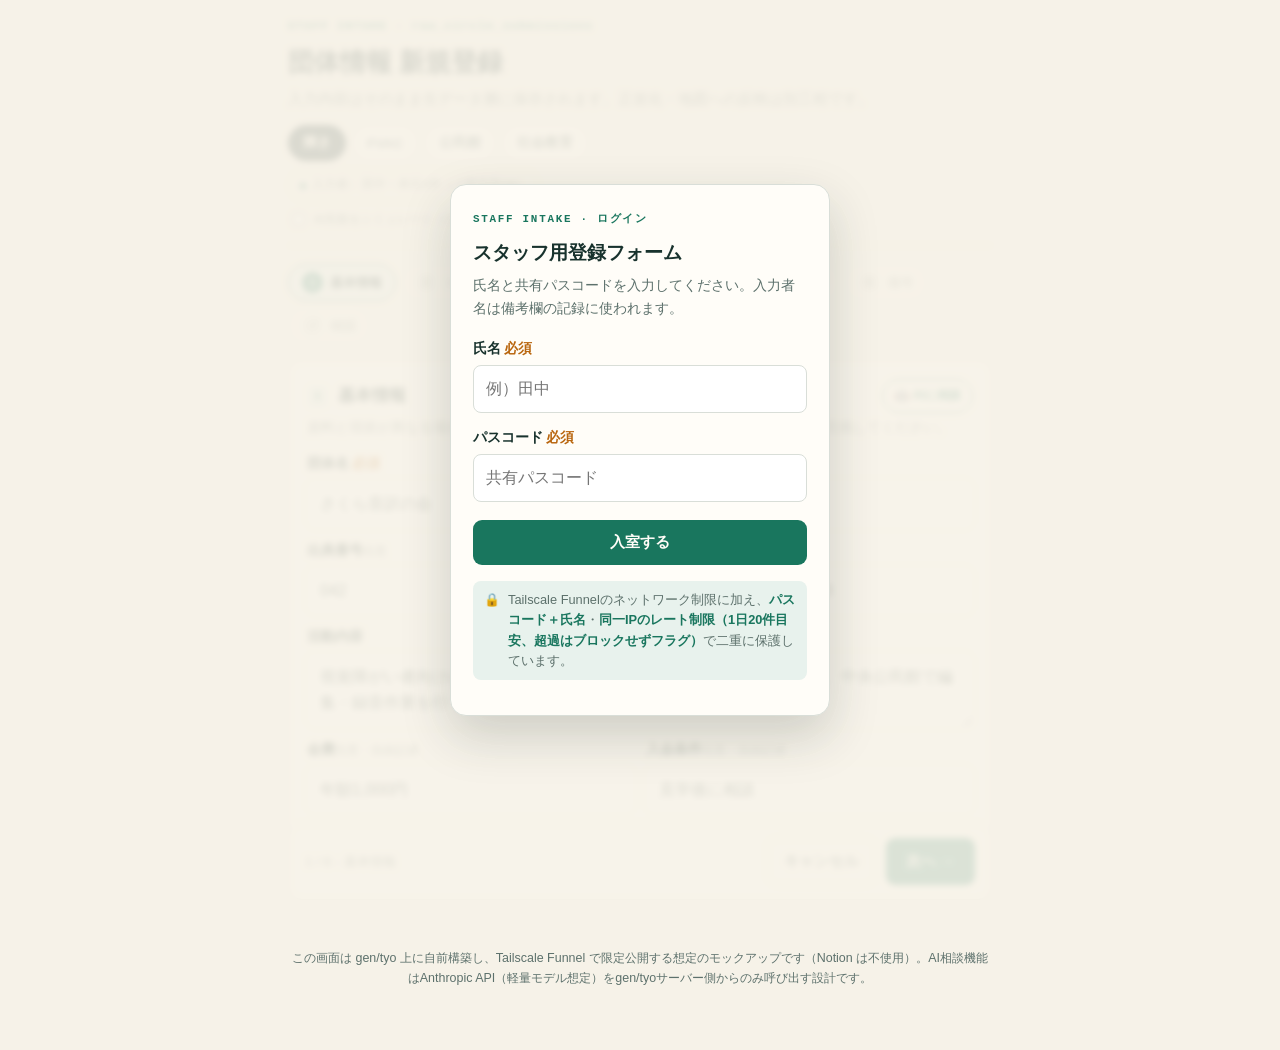
<file: docs/notes/mockups/circle_intake_form.html>
<!doctype html>
<html lang="ja">
<head>
<meta charset="utf-8">
<meta name="viewport" content="width=device-width, initial-scale=1, viewport-fit=cover">
</head>
<body>
<title>団体情報 登録画面（第5稿）— 福生市人材資源マップ</title>
<style>
  :root {
    --paper: #f6f2e8;
    --card: #fffdf8;
    --card-raised: #ffffff;
    --ink: #18322d;
    --muted: #5d716c;
    --line: #d9ded8;
    --accent: #19765e;
    --accent-soft: #e8f2ed;
    --warn: #b9660f;
    --warn-soft: #fff3dc;
    --mono: ui-monospace, "SF Mono", Menlo, Consolas, monospace;
    --sans: -apple-system, BlinkMacSystemFont, "Hiragino Sans", "Yu Gothic", sans-serif;
  }

  :root[data-theme="dark"] {
    --paper: #0f1f1c;
    --card: #16302a;
    --card-raised: #1b3830;
    --ink: #eaf1ee;
    --muted: #9fb3ad;
    --line: rgba(234, 241, 238, .14);
    --accent: #4fd3a8;
    --accent-soft: rgba(79, 211, 168, .14);
    --warn: #f2a34d;
    --warn-soft: rgba(242, 163, 77, .14);
  }

  @media (prefers-color-scheme: dark) {
    :root:not([data-theme="light"]) {
      --paper: #0f1f1c;
      --card: #16302a;
      --card-raised: #1b3830;
      --ink: #eaf1ee;
      --muted: #9fb3ad;
      --line: rgba(234, 241, 238, .14);
      --accent: #4fd3a8;
      --accent-soft: rgba(79, 211, 168, .14);
      --warn: #f2a34d;
      --warn-soft: rgba(242, 163, 77, .14);
    }
  }

  * { box-sizing: border-box; }
  body {
    margin: 0;
    background: var(--paper);
    color: var(--ink);
    font-family: var(--sans);
    line-height: 1.6;
    font-size: 16px;
  }

  .shell { max-width: 760px; margin: 0 auto; padding: 18px clamp(14px, 4vw, 28px) 48px; }

  /* ---------- header ---------- */
  .topbar {
    display: flex;
    flex-direction: column;
    gap: 14px;
    border-bottom: 1px solid var(--line);
    padding-bottom: 16px;
    margin-bottom: 18px;
  }
  .eyebrow {
    font-family: var(--mono);
    font-size: .68rem;
    font-weight: 600;
    letter-spacing: .16em;
    color: var(--accent);
    margin: 0 0 6px;
  }
  .topbar h1 { font-size: clamp(1.3rem, 6vw, 1.65rem); margin: 0 0 4px; text-wrap: balance; }
  .topbar .sub { color: var(--muted); font-size: .92rem; margin: 0; }

  .topbar-controls { display: flex; flex-direction: column; gap: 8px; }
  .source-picker { display: flex; gap: 6px; flex-wrap: wrap; }
  .source-chip {
    font-size: .85rem;
    font-weight: 600;
    padding: 8px 14px;
    border-radius: 999px;
    border: 1px solid var(--line);
    background: var(--card);
    color: var(--muted);
    cursor: pointer;
  }
  .source-chip.active { background: var(--ink); color: var(--paper); border-color: var(--ink); }
  @media (prefers-color-scheme: dark) { .source-chip.active { background: var(--accent); color: #0b1a17; border-color: var(--accent); } }
  :root[data-theme="dark"] .source-chip.active { background: var(--accent); color: #0b1a17; border-color: var(--accent); }

  .rate-chip {
    display: inline-flex; flex-wrap: wrap; align-items: center; gap: 6px;
    font-family: var(--mono); font-size: .74rem; color: var(--muted);
    border: 1px solid var(--line); border-radius: 999px; padding: 6px 11px;
    max-width: 100%; width: fit-content;
  }
  .rate-chip .dot { flex: none; width: 6px; height: 6px; border-radius: 50%; background: var(--accent); }

  .ai-sim-toggle {
    display: inline-flex; align-items: center; gap: 6px;
    font-size: .74rem; color: var(--muted); width: fit-content;
  }
  .ai-sim-toggle input { accent-color: var(--warn); }

  /* ---------- stepper ---------- */
  .stepper { display: flex; flex-wrap: wrap; gap: 6px; margin-bottom: 16px; }
  .step-dot {
    font: inherit; font-size: .82rem; font-weight: 600;
    display: inline-flex; align-items: center; gap: 7px;
    padding: 7px 13px; border-radius: 999px; border: 1px solid var(--line);
    background: var(--card); color: var(--muted); cursor: pointer;
  }
  .step-dot .num {
    display: inline-flex; align-items: center; justify-content: center;
    flex: none; width: 21px; height: 21px; border-radius: 50%;
    background: var(--line); color: var(--ink);
    font-size: .72rem; font-weight: 700;
  }
  .step-dot.current { border-color: var(--accent); color: var(--ink); background: var(--accent-soft); }
  .step-dot.current .num { background: var(--accent); color: var(--card); }
  .step-dot.done .num { background: var(--accent-soft); color: var(--accent); }
  .step-dot.done { color: var(--ink); }
  .step-dot[disabled] { opacity: .48; cursor: not-allowed; }
  @media (max-width: 520px) {
    .step-dot .label { display: none; }
    .step-dot { padding: 7px 9px; }
  }

  /* ---------- form layout ---------- */
  .form-col { display: flex; flex-direction: column; gap: 14px; min-width: 0; }

  .step-panel { display: none; }
  .step-panel.active { display: block; }

  section.card {
    background: var(--card);
    border: 1px solid var(--line);
    border-radius: 14px;
    padding: 18px 18px 20px;
  }
  section.card h2 {
    font-size: 1.08rem;
    margin: 0 0 4px;
    display: flex;
    align-items: center;
    gap: 10px;
  }
  .h2-title { flex: 1; }
  .step-no {
    font-family: var(--mono);
    font-size: .74rem;
    background: var(--accent-soft);
    color: var(--accent);
    border-radius: 6px;
    padding: 2px 7px;
    flex: none;
  }
  section.card .hint { color: var(--muted); font-size: .86rem; margin: 0 0 14px; }

  .ai-trigger {
    all: unset; cursor: pointer; flex: none;
    display: inline-flex; align-items: center; gap: 5px;
    font-size: .78rem; font-weight: 700; color: var(--accent);
    padding: 6px 11px; border: 1px solid var(--accent); border-radius: 999px;
  }
  .ai-trigger:hover { background: var(--accent-soft); }
  .ai-panel {
    margin: 4px 0 14px; border: 1px dashed var(--line); border-radius: 10px;
    padding: 13px 14px; background: var(--card-raised);
  }
  .ai-label { display: block; font-size: .8rem; font-weight: 600; margin-bottom: 6px; }
  .ai-panel textarea {
    width: 100%; font: inherit; font-size: .92rem; color: var(--ink);
    border: 1px solid var(--line); border-radius: 8px; padding: 9px 11px;
    background: var(--card); min-height: 52px; resize: vertical; margin-bottom: 9px;
  }
  .ai-ask-row { display: flex; align-items: center; gap: 10px; flex-wrap: wrap; }
  .ai-loading { font-size: .84rem; color: var(--muted); }
  .ai-response {
    margin-top: 11px; padding: 11px 13px; border-radius: 8px;
    background: var(--accent-soft); font-size: .9rem; line-height: 1.6;
  }
  .ai-response.error { background: var(--warn-soft); }
  .ai-response-label {
    font-size: .72rem; font-weight: 700; color: var(--accent);
    text-transform: uppercase; letter-spacing: .05em; margin: 0 0 5px;
  }
  .ai-response.error .ai-response-label { color: var(--warn); }
  .ai-response p:last-child { margin: 0; }
  .ai-fallback-note { font-size: .74rem; color: var(--muted); margin: 10px 0 0; }

  .field-row { display: flex; gap: 12px; flex-wrap: wrap; }
  .field { display: flex; flex-direction: column; gap: 5px; flex: 1 1 160px; margin-bottom: 12px; min-width: 0; }
  .field.narrow { flex: 1 1 110px; }
  .field label { font-size: .86rem; font-weight: 600; color: var(--ink); }
  .field label .req { color: var(--warn); margin-left: 3px; }
  .field label .optional { color: var(--muted); font-weight: 400; font-size: .78rem; }
  .field input[type="text"],
  .field input[type="time"],
  .field textarea,
  .field select {
    font: inherit;
    font-size: 1rem;
    color: var(--ink);
    background: var(--card-raised);
    border: 1px solid var(--line);
    border-radius: 8px;
    padding: 10px 12px;
    width: 100%;
  }
  .field textarea { resize: vertical; min-height: 68px; font-family: var(--sans); }
  .field .raw-text { font-family: var(--mono); font-size: .88rem; }
  .field input:focus, .field textarea:focus, .field select:focus,
  button:focus-visible, .source-chip:focus-visible, .chip:focus-visible, .step-dot:focus-visible {
    outline: 2px solid var(--accent);
    outline-offset: 1px;
  }

  .chip-field { display: flex; flex-wrap: wrap; gap: 7px; }
  .chip {
    font-size: .86rem;
    padding: 7px 13px;
    border-radius: 999px;
    border: 1px solid var(--line);
    background: var(--card-raised);
    color: var(--muted);
    cursor: pointer;
  }
  .chip.on { background: var(--accent-soft); border-color: var(--accent); color: var(--accent); font-weight: 600; }

  .weekday-field { display: flex; gap: 5px; flex-wrap: wrap; }
  .weekday {
    width: 38px; height: 38px;
    display: flex; align-items: center; justify-content: center;
    border-radius: 8px; border: 1px solid var(--line);
    background: var(--card-raised); color: var(--muted);
    font-size: .86rem; cursor: pointer;
  }
  .weekday.on { background: var(--accent); border-color: var(--accent); color: var(--card); font-weight: 700; }

  .add-schedule {
    background: none; border: 1px dashed var(--line); color: var(--accent);
    border-radius: 8px; padding: 11px; font-size: .86rem; font-weight: 600;
    cursor: pointer; width: 100%; margin-top: 2px;
  }

  .disclosure-banner {
    display: flex; gap: 10px; align-items: flex-start;
    background: var(--warn-soft); border-left: 3px solid var(--warn);
    border-radius: 8px; padding: 11px 14px; margin-bottom: 14px;
    font-size: .88rem; color: var(--ink);
  }
  .disclosure-banner strong { color: var(--warn); }

  .facility-suggest {
    border: 1px solid var(--line); border-radius: 8px; background: var(--card-raised);
    padding: 6px; display: flex; flex-direction: column; gap: 2px; margin-top: -4px; margin-bottom: 12px;
  }
  .facility-suggest button {
    all: unset; cursor: pointer; padding: 10px; border-radius: 6px; font-size: .88rem;
    display: flex; justify-content: space-between; gap: 8px; flex-wrap: wrap;
  }
  .facility-suggest button:hover { background: var(--accent-soft); }
  .facility-suggest .tag { color: var(--muted); font-family: var(--mono); font-size: .72rem; }

  /* ---------- confirm / success views ---------- */
  .form-view, .confirm-view, .success-view { display: none; }
  .form-view.active { display: block; }
  .confirm-view.active { display: flex; flex-direction: column; gap: 14px; }
  .success-view.active { display: block; }

  .back-link {
    all: unset; cursor: pointer; color: var(--accent); font-size: .88rem; font-weight: 700;
    padding: 8px 0; display: inline-flex; align-items: center; gap: 4px;
  }
  .confirm-view h2 { font-size: 1.15rem; margin: 0 0 4px; }
  .rail-card {
    background: var(--card); border: 1px solid var(--line); border-radius: 14px;
    padding: 17px 17px 19px;
  }
  .rail-card h3 {
    font-size: .82rem; text-transform: uppercase; letter-spacing: .08em;
    color: var(--muted); margin: 0 0 10px; font-weight: 700;
  }
  .ai-suggest-card { border: 1px dashed var(--accent); }
  dl.summary-list { display: grid; grid-template-columns: minmax(84px, 30%) 1fr; gap: 10px 12px; margin: 0; font-size: .94rem; }
  dl.summary-list dt { color: var(--muted); }
  dl.summary-list dd { margin: 0; overflow-wrap: anywhere; }
  .tag-mini { background: var(--accent-soft); color: var(--accent); border-radius: 999px; padding: 2px 9px; font-size: .78rem; margin: 0 5px 4px 0; display: inline-block; }

  .raw-json {
    font-family: var(--mono); font-size: .78rem; line-height: 1.7;
    background: var(--card-raised); border: 1px solid var(--line); border-radius: 10px;
    padding: 12px; max-height: 320px; overflow: auto; white-space: pre-wrap; word-break: break-word; color: var(--ink);
  }
  .raw-json .k { color: var(--accent); }
  .raw-json .s { color: var(--warn); }
  .rail-note { font-size: .78rem; color: var(--muted); margin: 10px 0 0; }

  .dup-item {
    display: flex; justify-content: space-between; gap: 8px; align-items: center;
    padding: 9px 0; border-top: 1px solid var(--line); font-size: .88rem; flex-wrap: wrap;
  }
  .dup-item:first-of-type { border-top: none; padding-top: 0; }
  .dup-name { font-weight: 600; }
  .dup-meta { color: var(--muted); font-size: .76rem; font-family: var(--mono); }
  .dup-badge {
    font-size: .72rem; font-family: var(--mono); color: var(--muted);
    border: 1px solid var(--line); border-radius: 5px; padding: 1px 5px;
  }
  .dup-caution {
    font-size: .82rem; color: var(--warn); background: var(--warn-soft);
    border-radius: 8px; padding: 9px 11px; margin-top: 8px;
  }

  /* ---------- success screen ---------- */
  .success-card { text-align: center; padding: 36px 18px; }
  .success-card .emoji { font-size: 2.2rem; margin: 0 0 10px; }
  .success-card h2 { margin: 0 0 8px; }
  .success-card .hint { margin: 0 0 20px; }

  /* ---------- action bar ---------- */
  .action-bar {
    position: sticky; bottom: 0; margin-top: 4px;
    background: var(--card); border: 1px solid var(--line); border-radius: 14px;
    padding: 14px 16px; padding-bottom: calc(14px + env(safe-area-inset-bottom, 0px));
    display: flex; justify-content: space-between; align-items: center; gap: 12px; flex-wrap: wrap;
  }
  .action-bar .status { font-size: .84rem; color: var(--muted); }
  .action-bar .buttons { display: flex; gap: 10px; flex-wrap: wrap; width: 100%; }
  button.primary {
    background: var(--accent); color: var(--card); border: none;
    border-radius: 9px; padding: 12px 20px; font-size: .95rem; font-weight: 700; cursor: pointer;
    flex: 1 1 auto;
  }
  button.secondary {
    background: none; color: var(--muted); border: 1px solid var(--line);
    border-radius: 9px; padding: 12px 16px; font-size: .95rem; font-weight: 600; cursor: pointer;
    flex: 1 1 auto;
  }
  @media (min-width: 480px) {
    .action-bar .buttons { width: auto; }
    button.primary, button.secondary { flex: none; }
  }

  .foot-note {
    font-size: .78rem; color: var(--muted); text-align: center; margin-top: 22px;
  }
  .foot-note code { font-family: var(--mono); background: var(--card); border: 1px solid var(--line); border-radius: 4px; padding: 1px 5px; }

  /* ---------- auth gate ---------- */
  .gate-overlay {
    position: fixed; inset: 0; z-index: 20;
    background: color-mix(in srgb, var(--paper) 88%, transparent);
    backdrop-filter: blur(3px);
    display: flex; align-items: center; justify-content: center; padding: 20px;
    overflow-y: auto;
  }
  .gate-card {
    width: 100%; max-width: 380px;
    background: var(--card); border: 1px solid var(--line); border-radius: 16px;
    padding: 26px 22px 22px; box-shadow: 0 20px 50px rgba(15, 31, 28, .18);
  }
  .gate-card .eyebrow { margin-bottom: 10px; }
  .gate-card h2 { font-size: 1.18rem; margin: 0 0 6px; text-wrap: balance; }
  .gate-card .sub { color: var(--muted); font-size: .9rem; margin: 0 0 18px; }
  .gate-card .field { margin-bottom: 14px; }
  .gate-card button.primary { width: 100%; margin-top: 4px; }
  .gate-note {
    display: flex; gap: 8px; font-size: .8rem; color: var(--muted);
    background: var(--accent-soft); border-radius: 8px; padding: 9px 11px; margin-top: 16px;
  }
  .gate-note strong { color: var(--accent); }
  body.gate-open { overflow: hidden; }
  body:not(.gate-open) .gate-overlay { display: none; }

  @media (max-width: 480px) {
    section.card, .rail-card { border-radius: 12px; }
    dl.summary-list { grid-template-columns: 1fr; }
    dl.summary-list dt { padding-top: 6px; border-top: 1px solid var(--line); }
    dl.summary-list dt:first-child { padding-top: 0; border-top: none; }
  }
</style>

<div class="gate-overlay" id="gate">
  <div class="gate-card">
    <p class="eyebrow">STAFF INTAKE · ログイン</p>
    <h2>スタッフ用登録フォーム</h2>
    <p class="sub">氏名と共有パスコードを入力してください。入力者名は備考欄の記録に使われます。</p>
    <div class="field">
      <label>氏名<span class="req">必須</span></label>
      <input type="text" id="gate-name" placeholder="例）田中" />
    </div>
    <div class="field">
      <label>パスコード<span class="req">必須</span></label>
      <input type="text" id="gate-pass" placeholder="共有パスコード" />
    </div>
    <button class="primary" type="button" id="gate-enter">入室する</button>
    <p class="gate-note"><span>🔒</span><span>Tailscale Funnelのネットワーク制限に加え、<strong>パスコード＋氏名</strong>・<strong>同一IPのレート制限（1日20件目安、超過はブロックせずフラグ）</strong>で二重に保護しています。</span></p>
  </div>
</div>

<div class="shell">
  <div class="topbar">
    <div>
      <p class="eyebrow">STAFF INTAKE · raw_circle_submissions</p>
      <h1>団体情報 新規登録</h1>
      <p class="sub">入力内容はそのまま生データ層に保存されます。正規化・地図への反映は別工程です。</p>
    </div>
    <div class="topbar-controls">
      <div class="source-picker" role="group" aria-label="登録元">
        <button class="source-chip active" type="button" data-org="kagayaki">輝き</button>
        <button class="source-chip" type="button" data-org="fvac">FVAC</button>
        <button class="source-chip" type="button" data-org="kominkan">公民館</button>
        <button class="source-chip" type="button" data-org="shakyoiku">社会教育</button>
      </div>
      <span class="rate-chip"><span class="dot"></span><span>入力者: <span id="rate-name">田中</span>・本日3件（上限目安20）</span></span>
      <label class="ai-sim-toggle"><input type="checkbox" id="ai-fail-sim" /> AI失敗をシミュレート（デモ用トグル）</label>
    </div>
  </div>

  <div class="form-view active" id="form-view">
    <div class="stepper" id="stepper" role="tablist" aria-label="入力ステップ"></div>

    <div class="form-col">

      <section class="card step-panel active" data-step="0">
        <h2><span class="step-no">1</span><span class="h2-title">基本情報</span>
          <button class="ai-trigger" type="button" data-ai-step="0">🤖 AIに相談</button>
        </h2>
        <p class="hint">資料と現状が異なる場合は、現状を優先して記入してください。差分は備考欄に一言残してください。</p>
        <div class="ai-panel" id="ai-panel-0" hidden>
          <label class="ai-label">AIへの質問</label>
          <textarea class="ai-question" placeholder="例）会費が資料と現状で違う場合、どう書けばいい？"></textarea>
          <div class="ai-ask-row">
            <button class="secondary ai-ask-btn" type="button" data-ai-step="0">送信</button>
            <span class="ai-loading" hidden>考え中…</span>
          </div>
          <div class="ai-response" hidden></div>
          <p class="ai-fallback-note">AIは提案のみ行います。入力欄への反映は必ずスタッフ自身の操作で行ってください。API接続に失敗しても手入力のみで登録を続けられます。</p>
        </div>
        <div class="field-row">
          <div class="field" style="flex-basis:100%">
            <label>団体名<span class="req">必須</span></label>
            <input type="text" id="f-name" value="さくら音訳の会" />
          </div>
        </div>
        <div class="field-row">
          <div class="field narrow">
            <label>出典番号<span class="optional">任意</span></label>
            <input type="text" id="f-sourceno" value="042" />
          </div>
          <div class="field">
            <label>出典資料・掲載箇所<span class="optional">任意</span></label>
            <input type="text" id="f-sourcepage" value="輝き団体名簿2026年版 p.18" />
          </div>
        </div>
        <div class="field">
          <label>活動内容</label>
          <textarea id="f-desc">視覚障がい者向けの音訳（本や広報紙の音声化）ボランティア。月2回、中央公民館で編集・録音作業を行う。</textarea>
        </div>
        <div class="field-row">
          <div class="field">
            <label>会費<span class="optional">任意・自由記述</span></label>
            <input type="text" id="f-fee" value="年額1,000円" />
          </div>
          <div class="field">
            <label>入会条件<span class="optional">任意・自由記述</span></label>
            <input type="text" id="f-join" value="見学後に相談" />
          </div>
        </div>
      </section>

      <section class="card step-panel" data-step="1">
        <h2><span class="step-no">2</span><span class="h2-title">カテゴリ</span>
          <button class="ai-trigger" type="button" data-ai-step="1">🤖 AIに相談</button>
        </h2>
        <p class="hint" id="cat-hint">複数選択可。登録元（<span id="cat-org-label">輝き</span>）の分類に合わせて選択肢が変わります。該当がなければ空欄で構いません。</p>
        <div class="ai-panel" id="ai-panel-1" hidden>
          <label class="ai-label">AIへの質問</label>
          <textarea class="ai-question" placeholder="例）このサークル、カテゴリ何番に該当しそう？"></textarea>
          <div class="ai-ask-row">
            <button class="secondary ai-ask-btn" type="button" data-ai-step="1">送信</button>
            <span class="ai-loading" hidden>考え中…</span>
          </div>
          <div class="ai-response" hidden></div>
          <p class="ai-fallback-note">AIは提案のみ行います。入力欄への反映は必ずスタッフ自身の操作で行ってください。API接続に失敗しても手入力のみで登録を続けられます。</p>
        </div>
        <div class="chip-field" id="cat-field"></div>
        <div class="field" id="cat-other-field" style="display:none; margin-top:10px;">
          <label>その他（自由記述）<span class="optional">正規タグへの割り当ては後工程で判断</span></label>
          <input type="text" id="cat-other-text" placeholder="例）音訳・点訳" />
        </div>
      </section>

      <section class="card step-panel" data-step="2">
        <h2><span class="step-no">3</span><span class="h2-title">連絡先</span>
          <button class="ai-trigger" type="button" data-ai-step="2">🤖 AIに相談</button>
        </h2>
        <div class="ai-panel" id="ai-panel-2" hidden>
          <label class="ai-label">AIへの質問</label>
          <textarea class="ai-question" placeholder="例）電話番号が資料に書いてないときは？"></textarea>
          <div class="ai-ask-row">
            <button class="secondary ai-ask-btn" type="button" data-ai-step="2">送信</button>
            <span class="ai-loading" hidden>考え中…</span>
          </div>
          <div class="ai-response" hidden></div>
          <p class="ai-fallback-note">AIは提案のみ行います。入力欄への反映は必ずスタッフ自身の操作で行ってください。API接続に失敗しても手入力のみで登録を続けられます。</p>
        </div>
        <div class="disclosure-banner">
          <span>⚠</span>
          <span><strong>公開確認が取れるまで地図には表示されません。</strong>電話・メール・代表者名は <code>contact_disclosure_status</code> が「公開可」になるまで非公開のまま保持されます。</span>
        </div>
        <div class="field-row">
          <div class="field">
            <label>代表者名<span class="optional">任意</span></label>
            <input type="text" id="f-rep" value="—" />
          </div>
          <div class="field">
            <label>電話<span class="optional">任意</span></label>
            <input type="text" id="f-tel" value="—" />
          </div>
          <div class="field">
            <label>メール<span class="optional">任意</span></label>
            <input type="text" id="f-mail" value="—" />
          </div>
        </div>
        <div class="field" style="max-width:280px">
          <label>公開確認状況</label>
          <select id="f-disclosure">
            <option>未確認（undisclosed）</option>
            <option>一部公開可（partial）</option>
            <option>公開可（full）</option>
          </select>
        </div>
      </section>

      <section class="card step-panel" data-step="3">
        <h2><span class="step-no">4</span><span class="h2-title">活動場所</span>
          <button class="ai-trigger" type="button" data-ai-step="3">🤖 AIに相談</button>
        </h2>
        <div class="ai-panel" id="ai-panel-3" hidden>
          <label class="ai-label">AIへの質問</label>
          <textarea class="ai-question" placeholder="例）「さくら会館」で見つからない場合は？"></textarea>
          <div class="ai-ask-row">
            <button class="secondary ai-ask-btn" type="button" data-ai-step="3">送信</button>
            <span class="ai-loading" hidden>考え中…</span>
          </div>
          <div class="ai-response" hidden></div>
          <p class="ai-fallback-note">AIは提案のみ行います。入力欄への反映は必ずスタッフ自身の操作で行ってください。API接続に失敗しても手入力のみで登録を続けられます。</p>
        </div>
        <div class="field">
          <label>施設名で検索</label>
          <input type="text" id="f-facility-search" value="さくら" />
        </div>
        <div class="facility-suggest">
          <button type="button">さくら会館 <span class="tag">facility #12・座標確認済み</span></button>
          <button type="button">さくら会館 分館 <span class="tag">facility #31・要確認</span></button>
          <button type="button" id="new-facility-btn">＋ 新規施設としてこの画面内で登録する</button>
        </div>
        <p class="hint" id="new-facility-hint" style="display:none; margin:-4px 0 12px;">
          新規施設は既存の検証フラグと同じ扱いになります。座標が確定するまで <code style="font-family:inherit">needs_verification=1</code>・緯度経度は<code style="font-family:inherit">NULL</code>のまま保存され、地図には表示されません。
        </p>
        <div class="field">
          <label>住所<span class="optional">施設が見つからない・新規登録する場合のみ</span></label>
          <input type="text" id="f-address" placeholder="福生市〇〇 1-2-3" />
        </div>
      </section>

      <section class="card step-panel" data-step="4">
        <h2><span class="step-no">5</span><span class="h2-title">活動日時</span>
          <button class="ai-trigger" type="button" data-ai-step="4">🤖 AIに相談</button>
        </h2>
        <p class="hint">資料の記載をそのまま <strong>元の記述</strong> に書き写すことが必須です。曜日等の構造化項目は分かる範囲で構いません。</p>
        <div class="ai-panel" id="ai-panel-4" hidden>
          <label class="ai-label">AIへの質問</label>
          <textarea class="ai-question" placeholder="例）「不定期」としか書いていない場合は？"></textarea>
          <div class="ai-ask-row">
            <button class="secondary ai-ask-btn" type="button" data-ai-step="4">送信</button>
            <span class="ai-loading" hidden>考え中…</span>
          </div>
          <div class="ai-response" hidden></div>
          <p class="ai-fallback-note">AIは提案のみ行います。入力欄への反映は必ずスタッフ自身の操作で行ってください。API接続に失敗しても手入力のみで登録を続けられます。</p>
        </div>
        <div class="field-row">
          <div class="field narrow">
            <label>週パターン</label>
            <select id="f-weekpattern">
              <option>毎週</option>
              <option>第1</option>
              <option>第1,3</option>
              <option>第2,4</option>
              <option>不定期</option>
            </select>
          </div>
          <div class="field narrow">
            <label>開始時刻</label>
            <input type="time" value="10:00" />
          </div>
          <div class="field narrow">
            <label>終了時刻</label>
            <input type="time" value="12:00" />
          </div>
        </div>
        <div class="field">
          <label>曜日</label>
          <div class="weekday-field">
            <span class="weekday">月</span><span class="weekday">火</span>
            <span class="weekday on">水</span><span class="weekday">木</span>
            <span class="weekday">金</span><span class="weekday">土</span><span class="weekday">日</span>
          </div>
        </div>
        <div class="field">
          <label>元の記述<span class="req">必須</span></label>
          <textarea class="raw-text">第2・第4水曜日 10:00〜12:00（中央公民館）</textarea>
        </div>
        <button class="add-schedule" type="button">＋ 活動日時を追加（複数施設・複数曜日の場合）</button>
      </section>

      <section class="card step-panel" data-step="5">
        <h2><span class="step-no">6</span><span class="h2-title">備考</span>
          <button class="ai-trigger" type="button" data-ai-step="5">🤖 AIに相談</button>
        </h2>
        <p class="hint">資料と現状に違いがあった場合は一言メモを残してください（例：「資料では会費500円だったが現在は1,000円に変更」など）。</p>
        <div class="ai-panel" id="ai-panel-5" hidden>
          <label class="ai-label">AIへの質問</label>
          <textarea class="ai-question" placeholder="例）備考には何を書けばいい？"></textarea>
          <div class="ai-ask-row">
            <button class="secondary ai-ask-btn" type="button" data-ai-step="5">送信</button>
            <span class="ai-loading" hidden>考え中…</span>
          </div>
          <div class="ai-response" hidden></div>
          <p class="ai-fallback-note">AIは提案のみ行います。入力欄への反映は必ずスタッフ自身の操作で行ってください。API接続に失敗しても手入力のみで登録を続けられます。</p>
        </div>
        <textarea id="f-note" placeholder="例）資料では活動場所が松林会館だったが、現在はさくら会館に変更。入力者名や確認できなかった項目もここに記載"></textarea>
      </section>

    </div>

    <div class="action-bar">
      <span class="status" id="step-status">1 / 6：基本情報</span>
      <div class="buttons">
        <button class="secondary" type="button" id="btn-step-back">キャンセル</button>
        <button class="primary" type="button" id="btn-step-next">次へ →</button>
      </div>
    </div>
  </div>

  <div class="confirm-view" id="confirm-view">
    <button class="back-link" type="button" id="btn-back-top">← 戻って修正する</button>
    <div>
      <h2>この内容で保存します</h2>
      <p class="hint">保存しても正規化・地図反映はまだ行われません。レビュー画面での承認を経てから反映されます。</p>
    </div>

    <div class="rail-card">
      <h3>入力内容</h3>
      <dl class="summary-list" id="summary-list"></dl>
    </div>

    <div class="rail-card">
      <h3>重複候補</h3>
      <div id="dup-list">
        <div class="dup-item">
          <div>
            <div class="dup-name">さくら音訳会</div>
            <div class="dup-meta">circle #58</div>
          </div>
          <span class="dup-badge">社会教育</span>
        </div>
        <div class="dup-item">
          <div>
            <div class="dup-name">音訳ボランティアさくら</div>
            <div class="dup-meta">circle #71</div>
          </div>
          <span class="dup-badge">公民館(本館)</span>
        </div>
      </div>
      <p class="dup-caution">名称が近い団体が2件あります。統合は本人からの申告があるまで行わないでください。</p>
    </div>

    <div class="rail-card ai-suggest-card">
      <h3>AI正規化案（参考情報）</h3>
      <p class="hint" style="margin:0 0 12px;">この案は <code style="font-family:inherit">ai_normalization_suggestion</code> として raw_fields とは別に保存されます。circlesへの反映はレビュー画面（まじまじの承認）を経てから行われ、この画面での「保存する」では確定しません。</p>
      <button class="secondary" type="button" id="btn-ai-suggest">AI正規化案を生成</button>
      <span class="ai-loading" id="ai-suggest-loading" hidden>考え中…</span>
      <div class="raw-json" id="ai-suggest-output" style="margin-top:12px; display:none;"></div>
    </div>

    <div class="rail-card">
      <h3>raw_fields プレビュー</h3>
      <div class="raw-json" id="json-preview">保存内容を表示</div>
      <p class="rail-note">この内容がそのまま <code style="font-family:inherit">raw_circle_submissions.raw_fields</code> にJSON文字列として保存されます。</p>
    </div>

    <div class="action-bar">
      <span class="status">保存前の最終確認です</span>
      <div class="buttons">
        <button class="secondary" type="button" id="btn-back-bottom">← 戻る</button>
        <button class="primary" type="button" id="btn-final-save">この内容で保存する</button>
      </div>
    </div>
  </div>

  <div class="success-view" id="success-view">
    <div class="rail-card success-card">
      <p class="emoji">✅</p>
      <h2>保存しました</h2>
      <p class="hint">raw_circle_submissions に1件追加されました（モックアップのため実際の保存は行われません）。正規化はレビュー画面での承認後に行われます。</p>
      <button class="primary" type="button" id="btn-new-entry">続けて登録する</button>
    </div>
  </div>

  <p class="foot-note">この画面は gen/tyo 上に自前構築し、Tailscale Funnel で限定公開する想定のモックアップです（Notion は不使用）。AI相談機能はAnthropic API（軽量モデル想定）をgen/tyoサーバー側からのみ呼び出す設計です。</p>
</div>

<script>
  // 登録元ごとのカテゴリ選択肢。輝きの7分類は circles.json の正規化タグに合わせた確定リスト。
  // 社会教育団体はPDF掲載の9ジャンル（2026-07-17検討ログ）。
  // FVACはNPO法別表の全国共通20分野（かもちゃんが現地確認、2026-08-06）。FVAC登録団体ページも同じ番号表記を使用。
  // 公民館は独自分類が未確認かつ輝き・FVACいずれとも体系が異なる可能性が高いため、流用せず「その他」自由記述のみで受ける（2026-08-06）。
  var CATEGORY_SETS = {
    kagayaki: { label: '輝き', tags: ['保健・医療・福祉', '社会教育', 'まちづくり', '学術・文化・芸術・スポーツ', '子どもの健全育成', '国際協力', '人権擁護・平和'], defaultOn: ['保健・医療・福祉'] },
    fvac: { label: 'FVAC', tags: [
      '01 保健、医療又は福祉の増進', '02 社会教育の推進', '03 まちづくりの推進', '04 観光の振興',
      '05 農山漁村又は中山間地域の振興', '06 学術、文化、芸術又はスポーツの振興', '07 環境の保全', '08 災害救援活動',
      '09 地域安全活動', '10 人権の擁護又は平和の推進', '11 国際協力の活動', '12 男女共同参画社会の形成の促進',
      '13 子どもの健全育成', '14 情報化社会の発展', '15 科学技術の振興', '16 経済活動の活性化',
      '17 職業能力の開発又は雇用機会の拡充支援', '18 消費者の保護', '19 前各号活動団体への連絡・助言・援助', '20 条例で定める活動'
    ], note: '特定非営利活動促進法（NPO法）別表の全国共通20分野。FVAC登録団体ページの表記に合わせ番号付きで表示。', defaultOn: [] },
    kominkan: { label: '公民館', tags: [], note: '独自分類が未確認で、輝き・FVACとも体系が異なる可能性が高いため流用しません。当面は「その他」自由記述で受け、実物の「サークル案内」入手後に正式分類を検討します。', defaultOn: [] },
    shakyoiku: { label: '社会教育', tags: ['教養', '文芸', '美術工芸', '音楽', '舞踊', '演芸', 'スポーツ', '生活', '福祉地域活動'], defaultOn: [] }
  };

  function renderCategoryChips(orgKey) {
    var set = CATEGORY_SETS[orgKey];
    var field = document.getElementById('cat-field');
    document.getElementById('cat-org-label').textContent = set.label;
    field.innerHTML = set.tags.map(function (tag) {
      var on = set.defaultOn.indexOf(tag) !== -1 ? ' on' : '';
      return '<button class="chip' + on + '" type="button">' + tag + '</button>';
    }).join('');
    var extra = document.getElementById('cat-field-note');
    if (extra) extra.remove();
    if (set.note) {
      var p = document.createElement('p');
      p.id = 'cat-field-note';
      p.className = 'hint';
      p.style.margin = '4px 0 0';
      p.textContent = '※ ' + set.note;
      field.insertAdjacentElement('afterend', p);
    }
    field.querySelectorAll('.chip').forEach(function (el) {
      el.addEventListener('click', function () { el.classList.toggle('on'); });
    });
  }

  document.querySelectorAll('.source-chip').forEach(function (el) {
    el.addEventListener('click', function () {
      document.querySelectorAll('.source-chip').forEach(function (s) { s.classList.remove('active'); });
      el.classList.add('active');
      renderCategoryChips(el.dataset.org);
    });
  });

  document.querySelectorAll('.weekday').forEach(function (el) {
    el.addEventListener('click', function () { el.classList.toggle('on'); });
  });

  document.getElementById('cat-other-field').style.display = 'block';

  document.getElementById('new-facility-btn').addEventListener('click', function () {
    document.getElementById('new-facility-hint').style.display = 'block';
  });

  document.getElementById('gate-enter').addEventListener('click', function () {
    var name = document.getElementById('gate-name').value.trim();
    document.getElementById('rate-name').textContent = name || '未入力';
    document.body.classList.remove('gate-open');
  });
  document.body.classList.add('gate-open');

  /* ---------- AI相談（モックアップ・実際のAPI呼び出しは行わない） ---------- */
  var AI_DEMO = {
    0: '資料の記載を書き写しつつ、実際と異なる場合は現状を優先して入力してください。差分は備考欄に「資料では○○、現在は△△」のように一言残すと後工程で助かります。',
    1: '活動内容から判断すると近いカテゴリの候補はありますが、最終的な選択は必ずスタッフ自身の判断でお願いします。この提案は参考情報です。',
    2: '電話番号が不明な場合は無理に埋めず「—」のままで構いません。公開確認状況は「未確認」のままにしてください。',
    3: '表記ゆれ（例：さくら会館 分館）の可能性があります。候補一覧を確認し、見つからなければ新規施設として登録してください。',
    4: '週パターンは「不定期」を選び、元の記述欄に資料の文言をそのまま書き写してください。曜日・時刻欄は空欄のままで構いません。',
    5: '資料と現状の違い、確認できなかった項目、次回フォローすべきことを書いておくと、レビュー時に役立ちます。'
  };

  document.querySelectorAll('.ai-trigger').forEach(function (btn) {
    btn.addEventListener('click', function () {
      var panel = document.getElementById('ai-panel-' + btn.dataset.aiStep);
      panel.hidden = !panel.hidden;
    });
  });

  document.querySelectorAll('.ai-ask-btn').forEach(function (btn) {
    btn.addEventListener('click', function () {
      var step = btn.dataset.aiStep;
      var panel = document.getElementById('ai-panel-' + step);
      var loading = panel.querySelector('.ai-loading');
      var responseEl = panel.querySelector('.ai-response');
      var failSim = document.getElementById('ai-fail-sim').checked;
      loading.hidden = false;
      responseEl.hidden = true;
      btn.disabled = true;
      setTimeout(function () {
        loading.hidden = true;
        btn.disabled = false;
        responseEl.hidden = false;
        if (failSim) {
          responseEl.className = 'ai-response error';
          responseEl.innerHTML = '<p class="ai-response-label">エラー</p><p>AI提案を取得できませんでした。手入力のみで登録を続けられます。</p>';
        } else {
          responseEl.className = 'ai-response';
          responseEl.innerHTML = '<p class="ai-response-label">AIの提案（参考情報・自動入力はされません）</p><p>' + AI_DEMO[step] + '</p>';
        }
      }, 700);
    });
  });

  document.getElementById('btn-ai-suggest').addEventListener('click', function () {
    var loading = document.getElementById('ai-suggest-loading');
    var output = document.getElementById('ai-suggest-output');
    var failSim = document.getElementById('ai-fail-sim').checked;
    loading.hidden = false;
    output.style.display = 'none';
    setTimeout(function () {
      loading.hidden = true;
      output.style.display = 'block';
      if (failSim) {
        output.textContent = 'AI提案を取得できませんでした。手入力のみでレビューに進めます（このエラーは raw_fields の保存には影響しません）。';
      } else {
        var data = collectData();
        var suggestion = {
          normalized_name: data.name,
          suggested_category: data.categories[0] || '(提案なし)',
          suggested_facility_match: data.facility || null,
          note: 'circlesへは自動反映されません。レビュー画面での承認が必要です。'
        };
        output.textContent = JSON.stringify(suggestion, null, 2);
      }
    }, 800);
  });

  /* ---------- データ収集・表示 ---------- */
  function collectData() {
    var cats = Array.from(document.querySelectorAll('#cat-field .chip.on')).map(function (c) { return c.textContent; });
    var catOther = document.getElementById('cat-other-text').value;
    if (catOther) cats.push(catOther + '（自由記述）');
    var days = Array.from(document.querySelectorAll('.weekday.on')).map(function (d) { return d.textContent; });
    return {
      organization_type: document.querySelector('.source-chip.active').dataset.org,
      organization_label: document.querySelector('.source-chip.active').textContent,
      source_no: document.getElementById('f-sourceno').value,
      name: document.getElementById('f-name').value,
      description: document.getElementById('f-desc').value,
      fee: document.getElementById('f-fee').value,
      join_condition: document.getElementById('f-join').value,
      categories: cats,
      representative: document.getElementById('f-rep').value,
      tel: document.getElementById('f-tel').value,
      mail: document.getElementById('f-mail').value,
      contact_disclosure_status: "undisclosed",
      facility: document.getElementById('f-facility-search').value,
      address: document.getElementById('f-address').value,
      schedule_week_pattern: document.getElementById('f-weekpattern').value,
      schedule_raw_text: document.querySelector('.raw-text').value,
      schedule_days: days,
      note: document.getElementById('f-note').value,
      submitted_by: document.getElementById('gate-name').value || null
    };
  }

  function renderSummary(data) {
    var rows = [
      ['登録元', data.organization_label],
      ['団体名', data.name],
      ['活動内容', data.description],
      ['カテゴリ', data.categories.length ? data.categories.map(function (c) { return '<span class="tag-mini">' + c + '</span>'; }).join('') : '（なし）'],
      ['会費 / 入会条件', (data.fee || '—') + ' / ' + (data.join_condition || '—')],
      ['活動場所', data.facility + (data.address ? '（' + data.address + '）' : '')],
      ['活動日時', data.schedule_raw_text],
      ['連絡先公開状況', '未確認（undisclosed）'],
      ['備考', data.note || '（なし）'],
      ['入力者', data.submitted_by || '未入力']
    ];
    document.getElementById('summary-list').innerHTML = rows.map(function (r) {
      return '<dt>' + r[0] + '</dt><dd>' + r[1] + '</dd>';
    }).join('');
  }

  function renderJson(data) {
    var json = JSON.stringify(data, null, 2)
      .replace(/"([a-zA-Z_]+)":/g, '<span class="k">"$1"</span>:')
      .replace(/: "([^"]*)"/g, ': <span class="s">"$1"</span>');
    document.getElementById('json-preview').innerHTML = json;
  }

  /* ---------- ステップ制御 ---------- */
  var STEP_LABELS = ['基本情報', 'カテゴリ', '連絡先', '活動場所', '活動日時', '備考', '確認'];
  var currentStep = 0;
  var maxStepReached = 0;

  function showView(name) {
    document.getElementById('form-view').classList.toggle('active', name === 'form');
    document.getElementById('confirm-view').classList.toggle('active', name === 'confirm');
    document.getElementById('success-view').classList.toggle('active', name === 'success');
    window.scrollTo(0, 0);
  }

  function renderStepper() {
    var wrap = document.getElementById('stepper');
    wrap.innerHTML = STEP_LABELS.map(function (label, i) {
      var stateClass = i === currentStep && currentStep < 6 ? 'current' : (i <= maxStepReached ? 'done' : '');
      var disabledAttr = i > maxStepReached ? 'disabled' : '';
      var num = i < 6 ? String(i + 1) : '✓';
      return '<button class="step-dot ' + stateClass + '" data-step="' + i + '" ' + disabledAttr +
        ' aria-label="' + (i + 1) + '. ' + label + '"><span class="num">' + num + '</span><span class="label">' + label + '</span></button>';
    }).join('');
    wrap.querySelectorAll('.step-dot').forEach(function (btn) {
      btn.addEventListener('click', function () {
        var i = Number(btn.dataset.step);
        if (i > maxStepReached) return;
        goToStep(i);
      });
    });
  }

  function updateActionBar() {
    var backBtn = document.getElementById('btn-step-back');
    var nextBtn = document.getElementById('btn-step-next');
    backBtn.textContent = currentStep === 0 ? 'キャンセル' : '← 戻る';
    nextBtn.textContent = currentStep < 5 ? '次へ →' : '内容を確認する →';
    document.getElementById('step-status').textContent = (currentStep + 1) + ' / 6：' + STEP_LABELS[currentStep];
  }

  function goToStep(i) {
    currentStep = i;
    if (i === 6) {
      var data = collectData();
      renderSummary(data);
      renderJson(data);
      showView('confirm');
    } else {
      showView('form');
      document.querySelectorAll('.step-panel').forEach(function (p) {
        p.classList.toggle('active', Number(p.dataset.step) === i);
      });
      updateActionBar();
    }
    renderStepper();
  }

  document.getElementById('btn-step-back').addEventListener('click', function () {
    if (currentStep > 0) goToStep(currentStep - 1);
  });
  document.getElementById('btn-step-next').addEventListener('click', function () {
    maxStepReached = Math.max(maxStepReached, currentStep + 1);
    goToStep(currentStep + 1 <= 6 ? currentStep + 1 : 6);
  });
  document.getElementById('btn-back-top').addEventListener('click', function () { goToStep(5); });
  document.getElementById('btn-back-bottom').addEventListener('click', function () { goToStep(5); });
  document.getElementById('btn-final-save').addEventListener('click', function () { showView('success'); });
  document.getElementById('btn-new-entry').addEventListener('click', function () {
    currentStep = 0;
    maxStepReached = 0;
    goToStep(0);
  });

  renderCategoryChips('kagayaki');
  renderStepper();
  updateActionBar();
  showView('form');
</script>

</body>
</html>
</file>
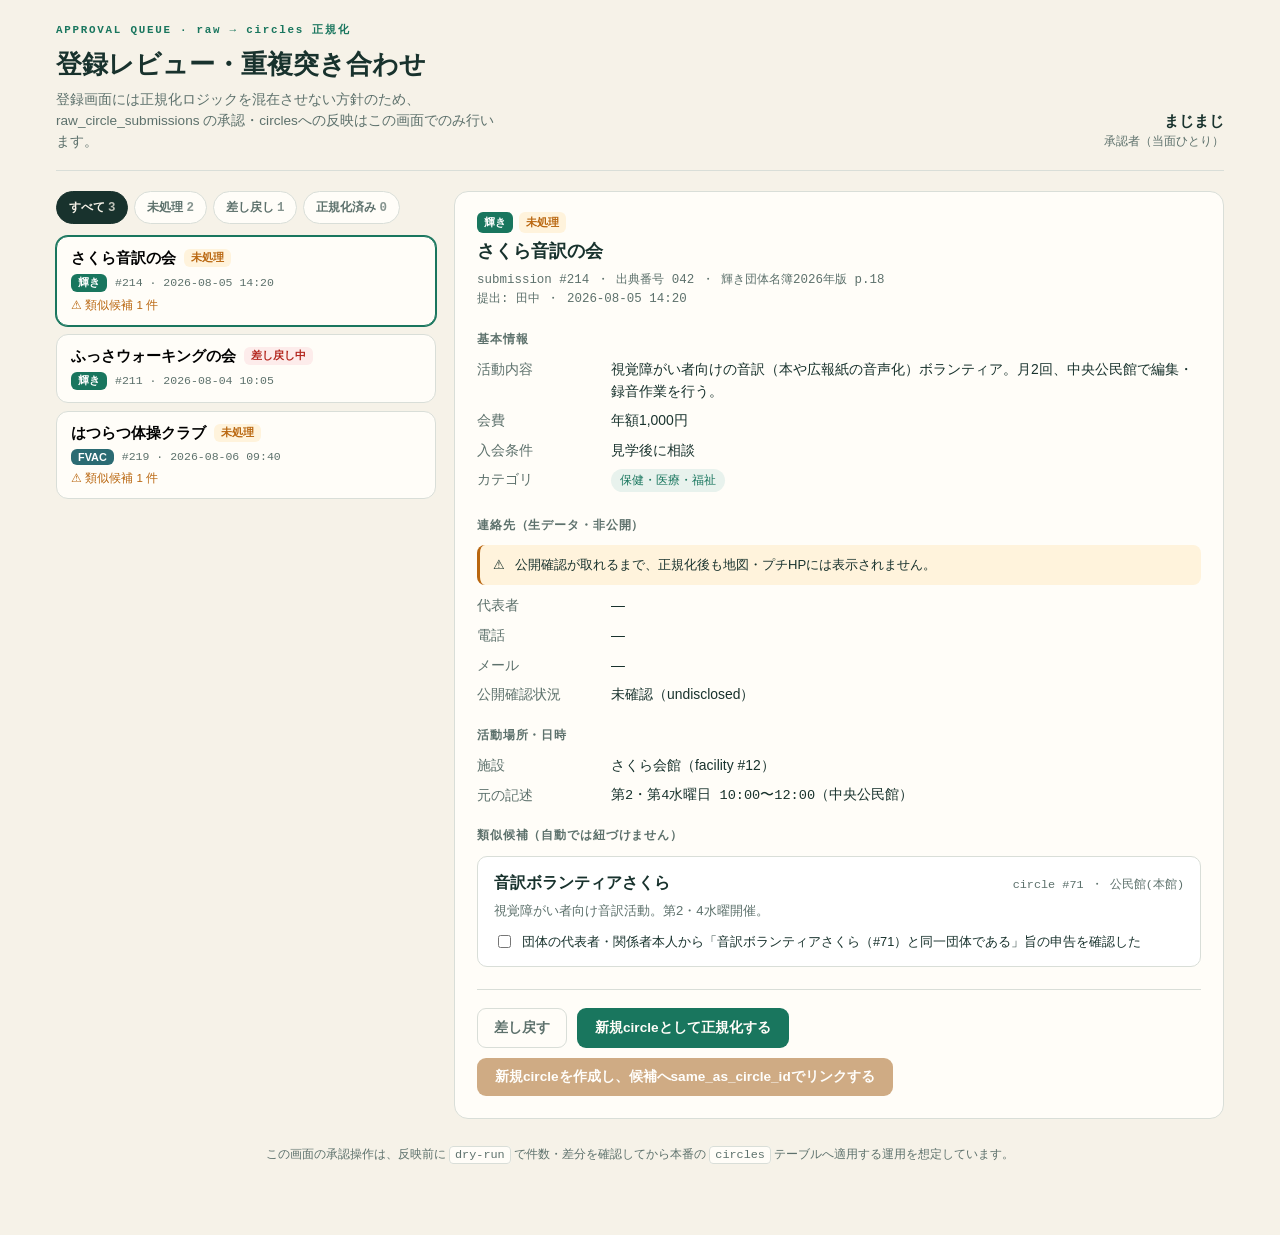
<file: docs/notes/mockups/circle_review_queue.html>
<!doctype html>
<html lang="ja">
<head>
<meta charset="utf-8">
<meta name="viewport" content="width=device-width, initial-scale=1, viewport-fit=cover">
</head>
<body>
<title>登録レビュー・重複突き合わせ画面（案）— 福生市人材資源マップ</title>
<style>
  :root {
    --paper: #f6f2e8;
    --card: #fffdf8;
    --card-raised: #ffffff;
    --ink: #18322d;
    --muted: #5d716c;
    --line: #d9ded8;
    --accent: #19765e;
    --accent-soft: #e8f2ed;
    --warn: #b9660f;
    --warn-soft: #fff3dc;
    --danger: #b3261e;
    --danger-soft: #fdeceb;
    --warn-solid: #a15c12;
    /* 登録元バッジは白文字の固定塗りつぶしなので、元サイトの緑／橙を基調にした
       濃色・低彩度のセットで統一する。ダークモードでも同じ値を使い続けることで、
       白文字とのコントラストを常に確保する（テーマごとに明るく振らない）。 */
    --org-kagayaki: #19765e;
    --org-fvac: #2b6b73;
    --org-kominkan: #b9660f;
    --org-shakyoiku: #7a4a5e;
    --mono: ui-monospace, "SF Mono", Menlo, Consolas, monospace;
    --sans: -apple-system, BlinkMacSystemFont, "Hiragino Sans", "Yu Gothic", sans-serif;
  }
  :root[data-theme="dark"] {
    --paper: #0f1f1c; --card: #16302a; --card-raised: #1b3830;
    --ink: #eaf1ee; --muted: #9fb3ad; --line: rgba(234,241,238,.14);
    --accent: #4fd3a8; --accent-soft: rgba(79,211,168,.14);
    --warn: #f2a34d; --warn-soft: rgba(242,163,77,.14);
    --danger: #ff8a80; --danger-soft: rgba(255,138,128,.14);
  }
  @media (prefers-color-scheme: dark) {
    :root:not([data-theme="light"]) {
      --paper: #0f1f1c; --card: #16302a; --card-raised: #1b3830;
      --ink: #eaf1ee; --muted: #9fb3ad; --line: rgba(234,241,238,.14);
      --accent: #4fd3a8; --accent-soft: rgba(79,211,168,.14);
      --warn: #f2a34d; --warn-soft: rgba(242,163,77,.14);
      --danger: #ff8a80; --danger-soft: rgba(255,138,128,.14);
    }
  }

  * { box-sizing: border-box; }
  body { margin: 0; background: var(--paper); color: var(--ink); font-family: var(--sans); line-height: 1.55; }
  .shell { max-width: 1240px; margin: 0 auto; padding: 22px clamp(14px, 3vw, 36px) 60px; }

  .topbar {
    display: flex; flex-wrap: wrap; gap: 18px; align-items: flex-end; justify-content: space-between;
    border-bottom: 1px solid var(--line); padding-bottom: 18px; margin-bottom: 20px;
  }
  .eyebrow { font-family: var(--mono); font-size: .68rem; font-weight: 600; letter-spacing: .16em; color: var(--accent); margin: 0 0 6px; }
  .topbar h1 { font-size: clamp(1.25rem, 2.4vw, 1.6rem); margin: 0 0 4px; text-wrap: balance; }
  .topbar .sub { color: var(--muted); font-size: .85rem; margin: 0; max-width: 58ch; }
  .approver {
    font-size: .78rem; color: var(--muted); text-align: right;
  }
  .approver strong { color: var(--ink); display: block; font-size: .92rem; }

  .board { display: grid; grid-template-columns: 380px minmax(0, 1fr); gap: 18px; align-items: start; }
  @media (max-width: 920px) { .board { grid-template-columns: 1fr; } }

  /* ---------- list ---------- */
  .filters { display: flex; gap: 6px; margin-bottom: 12px; flex-wrap: wrap; }
  .filter-chip {
    font-size: .78rem; font-weight: 600; padding: 7px 12px; border-radius: 999px;
    border: 1px solid var(--line); background: var(--card); color: var(--muted); cursor: pointer;
  }
  .filter-chip .n { font-family: var(--mono); opacity: .75; margin-left: 3px; }
  .filter-chip.active { background: var(--ink); color: var(--paper); border-color: var(--ink); }
  @media (prefers-color-scheme: dark) { .filter-chip.active { background: var(--accent); color: #0b1a17; border-color: var(--accent); } }
  :root[data-theme="dark"] .filter-chip.active { background: var(--accent); color: #0b1a17; border-color: var(--accent); }

  .queue-list { display: flex; flex-direction: column; gap: 8px; }
  .queue-item {
    text-align: left; width: 100%; cursor: pointer;
    background: var(--card); border: 1px solid var(--line); border-radius: 12px;
    padding: 12px 14px; display: flex; flex-direction: column; gap: 6px;
  }
  .queue-item.selected { border-color: var(--accent); box-shadow: 0 0 0 1px var(--accent); }
  .queue-item-top { display: flex; justify-content: space-between; align-items: center; gap: 8px; }
  .queue-name { font-weight: 700; font-size: .92rem; }
  .queue-meta { font-size: .72rem; color: var(--muted); font-family: var(--mono); }
  .status-chip { font-size: .68rem; font-weight: 700; border-radius: 6px; padding: 2px 7px; white-space: nowrap; }
  .status-chip.pending { background: var(--warn-soft); color: var(--warn); }
  .status-chip.returned { background: var(--danger-soft); color: var(--danger); }
  .status-chip.approved { background: var(--accent-soft); color: var(--accent); }
  .org-badge {
    font-size: .68rem; font-weight: 700; border-radius: 6px; padding: 2px 7px; color: #fff; display: inline-block;
  }
  .dup-flag { font-size: .72rem; color: var(--warn); }

  /* ---------- detail ---------- */
  .detail-card {
    background: var(--card); border: 1px solid var(--line); border-radius: 14px; padding: 20px 22px 22px;
  }
  .detail-head { display: flex; justify-content: space-between; gap: 16px; flex-wrap: wrap; margin-bottom: 4px; }
  .detail-head h2 { font-size: 1.15rem; margin: 0 0 6px; }
  .detail-badges { display: flex; gap: 6px; align-items: center; flex-wrap: wrap; margin-bottom: 4px; }
  .detail-meta { font-size: .78rem; color: var(--muted); font-family: var(--mono); }

  .detail-section { margin-top: 20px; }
  .detail-section h3 {
    font-size: .78rem; text-transform: uppercase; letter-spacing: .07em; color: var(--muted);
    margin: 0 0 10px; font-weight: 700;
  }
  dl.rawlist { display: grid; grid-template-columns: 120px 1fr; gap: 8px 14px; margin: 0; font-size: .87rem; }
  dl.rawlist dt { color: var(--muted); }
  dl.rawlist dd { margin: 0; }
  .tag-mini { background: var(--accent-soft); color: var(--accent); border-radius: 999px; padding: 2px 9px; font-size: .74rem; margin: 0 5px 4px 0; display: inline-block; }

  .disclosure-banner {
    display: flex; gap: 10px; align-items: flex-start; background: var(--warn-soft); border-left: 3px solid var(--warn);
    border-radius: 8px; padding: 10px 13px; font-size: .82rem; color: var(--ink); margin-bottom: 10px;
  }

  .candidate-card {
    border: 1px solid var(--line); border-radius: 10px; padding: 14px 16px; margin-bottom: 10px; background: var(--card-raised);
  }
  .candidate-top { display: flex; justify-content: space-between; gap: 10px; align-items: baseline; }
  .candidate-name { font-weight: 700; }
  .candidate-meta { font-size: .74rem; color: var(--muted); font-family: var(--mono); }
  .candidate-desc { font-size: .82rem; color: var(--muted); margin: 6px 0 10px; }
  .confirm-row { display: flex; align-items: flex-start; gap: 8px; font-size: .8rem; }
  .confirm-row input { margin-top: 3px; }
  .no-candidate { font-size: .84rem; color: var(--muted); background: var(--card-raised); border: 1px dashed var(--line); border-radius: 10px; padding: 12px 14px; }

  .action-row { display: flex; gap: 10px; flex-wrap: wrap; margin-top: 22px; padding-top: 18px; border-top: 1px solid var(--line); }
  button.primary { background: var(--accent); color: var(--card); border: none; border-radius: 9px; padding: 10px 18px; font-size: .85rem; font-weight: 700; cursor: pointer; }
  button.secondary { background: none; color: var(--muted); border: 1px solid var(--line); border-radius: 9px; padding: 10px 16px; font-size: .85rem; font-weight: 600; cursor: pointer; }
  button.danger { background: none; color: var(--danger); border: 1px solid var(--danger); border-radius: 9px; padding: 10px 16px; font-size: .85rem; font-weight: 600; cursor: pointer; }
  button.merge { background: var(--warn-solid); color: #fff; border: none; border-radius: 9px; padding: 10px 18px; font-size: .85rem; font-weight: 700; cursor: not-allowed; opacity: .5; }
  button.merge.enabled { cursor: pointer; opacity: 1; }
  button:focus-visible { outline: 2px solid var(--accent); outline-offset: 1px; }

  .return-field { margin-top: 12px; display: none; }
  .return-field.open { display: block; }
  .return-field textarea {
    width: 100%; font: inherit; font-size: .85rem; border: 1px solid var(--line); border-radius: 8px; padding: 9px 11px;
    background: var(--card-raised); color: var(--ink); min-height: 60px; resize: vertical;
  }

  .foot-note { font-size: .74rem; color: var(--muted); text-align: center; margin-top: 26px; }
  .foot-note code { font-family: var(--mono); background: var(--card); border: 1px solid var(--line); border-radius: 4px; padding: 1px 5px; }
</style>

<div class="shell">
  <div class="topbar">
    <div>
      <p class="eyebrow">APPROVAL QUEUE · raw → circles 正規化</p>
      <h1>登録レビュー・重複突き合わせ</h1>
      <p class="sub">登録画面には正規化ロジックを混在させない方針のため、raw_circle_submissions の承認・circlesへの反映はこの画面でのみ行います。</p>
    </div>
    <div class="approver">
      <strong>まじまじ</strong>
      承認者（当面ひとり）
    </div>
  </div>

  <div class="board">
    <div>
      <div class="filters" id="filters">
        <button class="filter-chip active" data-filter="all" type="button">すべて<span class="n">3</span></button>
        <button class="filter-chip" data-filter="pending" type="button">未処理<span class="n">2</span></button>
        <button class="filter-chip" data-filter="returned" type="button">差し戻し<span class="n">1</span></button>
        <button class="filter-chip" data-filter="approved" type="button">正規化済み<span class="n">0</span></button>
      </div>
      <div class="queue-list" id="queue-list"></div>
    </div>

    <div class="detail-card" id="detail"></div>
  </div>

  <p class="foot-note">この画面の承認操作は、反映前に <code>dry-run</code> で件数・差分を確認してから本番の <code>circles</code> テーブルへ適用する運用を想定しています。</p>
</div>

<script>
  var SUBMISSIONS = [
    {
      id: 214, status: 'pending', name: 'さくら音訳の会', org: 'kagayaki', orgLabel: '輝き',
      sourceNo: '042', sourceDetail: '輝き団体名簿2026年版 p.18',
      submittedBy: '田中', submittedAt: '2026-08-05 14:20',
      description: '視覚障がい者向けの音訳（本や広報紙の音声化）ボランティア。月2回、中央公民館で編集・録音作業を行う。',
      categories: ['保健・医療・福祉'], fee: '年額1,000円', joinCondition: '見学後に相談',
      contact: { rep: '—', tel: '—', mail: '—', disclosure: '未確認（undisclosed）' },
      facility: 'さくら会館（facility #12）', schedule: '第2・第4水曜日 10:00〜12:00（中央公民館）',
      note: '',
      candidates: [
        { id: 71, name: '音訳ボランティアさくら', org: '公民館(本館)', desc: '視覚障がい者向け音訳活動。第2・4水曜開催。' }
      ]
    },
    {
      id: 211, status: 'returned', name: 'ふっさウォーキングの会', org: 'kagayaki', orgLabel: '輝き',
      sourceNo: '039', sourceDetail: '輝き団体名簿2026年版 p.11',
      submittedBy: '佐藤', submittedAt: '2026-08-04 10:05',
      description: '市内を歩く健康ウォーキングサークル。季節ごとにコースを変えて活動。',
      categories: ['保健・医療・福祉'], fee: 'なし', joinCondition: '特になし',
      contact: { rep: '—', tel: '—', mail: '—', disclosure: '未確認（undisclosed）' },
      facility: '（未記入）', schedule: '毎月第1日曜日 集合場所は当日案内',
      note: '差し戻し理由：活動場所（施設名）の記載がなく、施設ピンに紐づけられません。集合場所の確認をお願いします。',
      candidates: []
    },
    {
      id: 219, status: 'pending', name: 'はつらつ体操クラブ', org: 'fvac', orgLabel: 'FVAC',
      sourceNo: '—', sourceDetail: 'FVAC登録団体一覧ページ',
      submittedBy: '田中', submittedAt: '2026-08-06 09:40',
      description: '高齢者向けの軽体操。椅子に座ったままできるプログラム中心。',
      categories: ['01 保健、医療又は福祉の増進'], fee: '1回300円', joinCondition: 'なし',
      contact: { rep: '—', tel: '—', mail: '—', disclosure: '未確認（undisclosed）' },
      facility: '福祉センター（facility #05）', schedule: '毎週金曜日 13:30〜14:30',
      note: '',
      candidates: [
        { id: 94, name: 'はつらつ健康体操の会', org: '社会教育', desc: '高齢者向け軽体操。金曜開催、福祉センター利用。' }
      ]
    }
  ];

  var ORG_COLOR = { kagayaki: 'var(--org-kagayaki)', fvac: 'var(--org-fvac)', kominkan: 'var(--org-kominkan)', shakyoiku: 'var(--org-shakyoiku)' };
  var STATUS_LABEL = { pending: ['pending', '未処理'], returned: ['returned', '差し戻し中'], approved: ['approved', '正規化済み'] };

  var state = { filter: 'all', selected: SUBMISSIONS[0].id };

  function renderList() {
    var list = document.getElementById('queue-list');
    var items = SUBMISSIONS.filter(function (s) { return state.filter === 'all' || s.status === state.filter; });
    list.innerHTML = items.map(function (s) {
      var st = STATUS_LABEL[s.status];
      return '<button class="queue-item' + (s.id === state.selected ? ' selected' : '') + '" data-id="' + s.id + '" type="button">' +
        '<div class="queue-item-top">' +
          '<span class="queue-name">' + s.name + '</span>' +
          '<span class="status-chip ' + st[0] + '">' + st[1] + '</span>' +
        '</div>' +
        '<div class="queue-item-top">' +
          '<span class="org-badge" style="background:' + ORG_COLOR[s.org] + '">' + s.orgLabel + '</span>' +
          '<span class="queue-meta">#' + s.id + ' · ' + s.submittedAt + '</span>' +
        '</div>' +
        (s.candidates.length ? '<div class="dup-flag">⚠ 類似候補 ' + s.candidates.length + ' 件</div>' : '') +
      '</button>';
    }).join('') || '<p class="no-candidate">該当する登録はありません。</p>';

    list.querySelectorAll('.queue-item').forEach(function (btn) {
      btn.addEventListener('click', function () {
        state.selected = Number(btn.dataset.id);
        renderList();
        renderDetail();
      });
    });
  }

  function renderDetail() {
    var s = SUBMISSIONS.find(function (x) { return x.id === state.selected; });
    var el = document.getElementById('detail');
    if (!s) { el.innerHTML = '<p class="no-candidate">左の一覧から登録を選択してください。</p>'; return; }
    var st = STATUS_LABEL[s.status];

    var candidatesHtml = s.candidates.length ? s.candidates.map(function (c, i) {
      var cbId = 'confirm-' + s.id + '-' + i;
      return '<div class="candidate-card">' +
        '<div class="candidate-top"><span class="candidate-name">' + c.name + '</span><span class="candidate-meta">circle #' + c.id + ' ・ ' + c.org + '</span></div>' +
        '<p class="candidate-desc">' + c.desc + '</p>' +
        '<label class="confirm-row"><input type="checkbox" class="confirm-check" id="' + cbId + '" data-cid="' + c.id + '" />' +
          '<span>団体の代表者・関係者本人から「' + c.name + '（#' + c.id + '）と同一団体である」旨の申告を確認した</span></label>' +
      '</div>';
    }).join('') : '<p class="no-candidate">名称・活動内容が近い既存団体は見つかりませんでした。</p>';
    // 「統合」＝レコードを1つに合体させるのではなく、新規circleを作成した上で
    // same_as_circle_id に候補circleのIDをセットして紐づける（名寄せしない方針を維持）。

    el.innerHTML =
      '<div class="detail-head">' +
        '<div>' +
          '<div class="detail-badges">' +
            '<span class="org-badge" style="background:' + ORG_COLOR[s.org] + '">' + s.orgLabel + '</span>' +
            '<span class="status-chip ' + st[0] + '">' + st[1] + '</span>' +
          '</div>' +
          '<h2>' + s.name + '</h2>' +
          '<div class="detail-meta">submission #' + s.id + ' ・ 出典番号 ' + s.sourceNo + ' ・ ' + s.sourceDetail + '</div>' +
          '<div class="detail-meta">提出: ' + s.submittedBy + ' ・ ' + s.submittedAt + '</div>' +
        '</div>' +
      '</div>' +

      (s.note ? '<div class="disclosure-banner" style="margin-top:14px;"><span>💬</span><span>' + s.note + '</span></div>' : '') +

      '<div class="detail-section"><h3>基本情報</h3><dl class="rawlist">' +
        '<dt>活動内容</dt><dd>' + s.description + '</dd>' +
        '<dt>会費</dt><dd>' + s.fee + '</dd>' +
        '<dt>入会条件</dt><dd>' + s.joinCondition + '</dd>' +
        '<dt>カテゴリ</dt><dd>' + s.categories.map(function (c) { return '<span class="tag-mini">' + c + '</span>'; }).join('') + '</dd>' +
      '</dl></div>' +

      '<div class="detail-section"><h3>連絡先（生データ・非公開）</h3>' +
        '<div class="disclosure-banner"><span>⚠</span><span>公開確認が取れるまで、正規化後も地図・プチHPには表示されません。</span></div>' +
        '<dl class="rawlist">' +
          '<dt>代表者</dt><dd>' + s.contact.rep + '</dd>' +
          '<dt>電話</dt><dd>' + s.contact.tel + '</dd>' +
          '<dt>メール</dt><dd>' + s.contact.mail + '</dd>' +
          '<dt>公開確認状況</dt><dd>' + s.contact.disclosure + '</dd>' +
        '</dl></div>' +

      '<div class="detail-section"><h3>活動場所・日時</h3><dl class="rawlist">' +
        '<dt>施設</dt><dd>' + s.facility + '</dd>' +
        '<dt>元の記述</dt><dd style="font-family:var(--mono); font-size:.85rem;">' + s.schedule + '</dd>' +
      '</dl></div>' +

      '<div class="detail-section"><h3>類似候補（自動では紐づけません）</h3>' + candidatesHtml + '</div>' +

      '<div class="return-field" id="return-field"><textarea placeholder="差し戻し理由・確認してほしい項目を記入"></textarea></div>' +

      '<div class="action-row">' +
        '<button class="secondary" id="btn-return" type="button">差し戻す</button>' +
        '<button class="primary" id="btn-new" type="button">新規circleとして正規化する</button>' +
        '<button class="merge' + '" id="btn-merge" type="button" disabled>新規circleを作成し、候補へsame_as_circle_idでリンクする</button>' +
      '</div>';

    document.getElementById('btn-return').addEventListener('click', function () {
      document.getElementById('return-field').classList.toggle('open');
    });

    var mergeBtn = document.getElementById('btn-merge');
    el.querySelectorAll('.confirm-check').forEach(function (cb) {
      cb.addEventListener('change', function () {
        var anyChecked = Array.from(el.querySelectorAll('.confirm-check')).some(function (c) { return c.checked; });
        mergeBtn.disabled = !anyChecked;
        mergeBtn.classList.toggle('enabled', anyChecked);
      });
    });
  }

  document.querySelectorAll('#filters .filter-chip').forEach(function (btn) {
    btn.addEventListener('click', function () {
      document.querySelectorAll('#filters .filter-chip').forEach(function (b) { b.classList.remove('active'); });
      btn.classList.add('active');
      state.filter = btn.dataset.filter;
      renderList();
    });
  });

  renderList();
  renderDetail();
</script>

</body>
</html>
</file>
